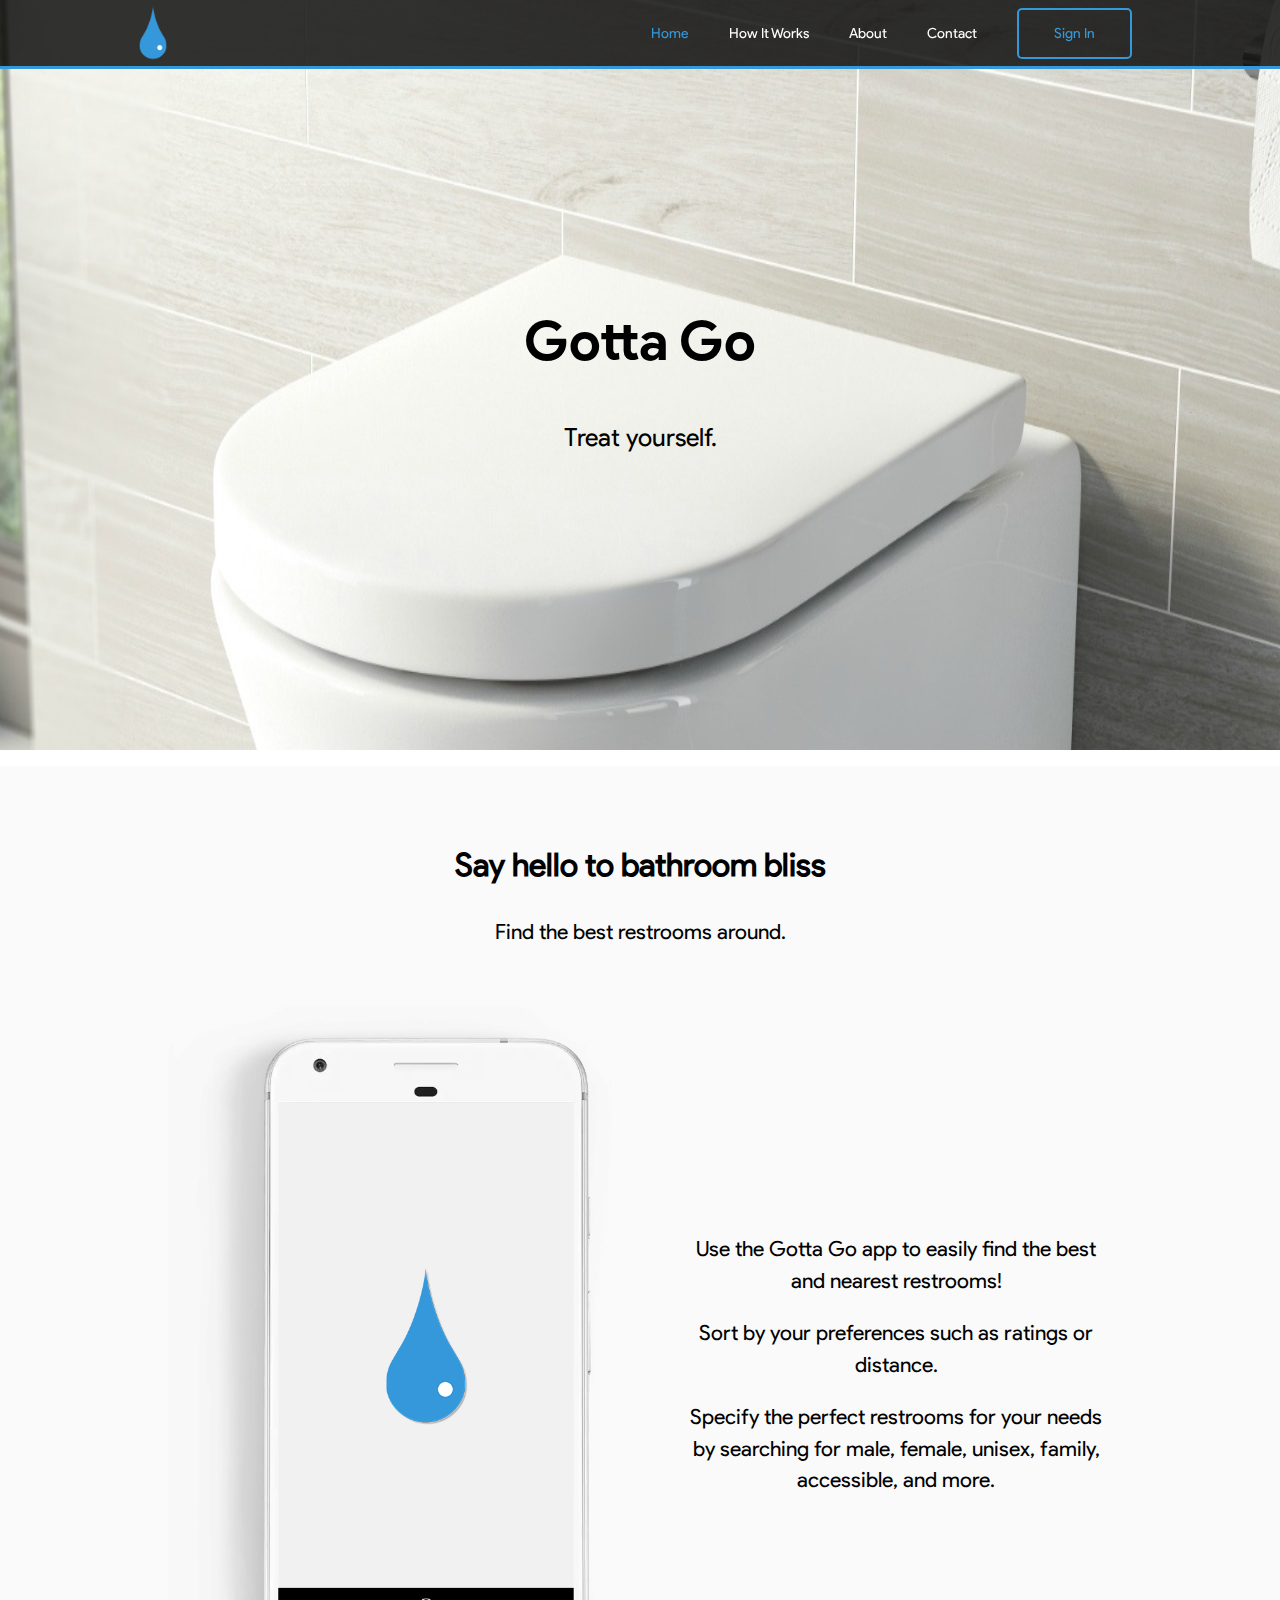
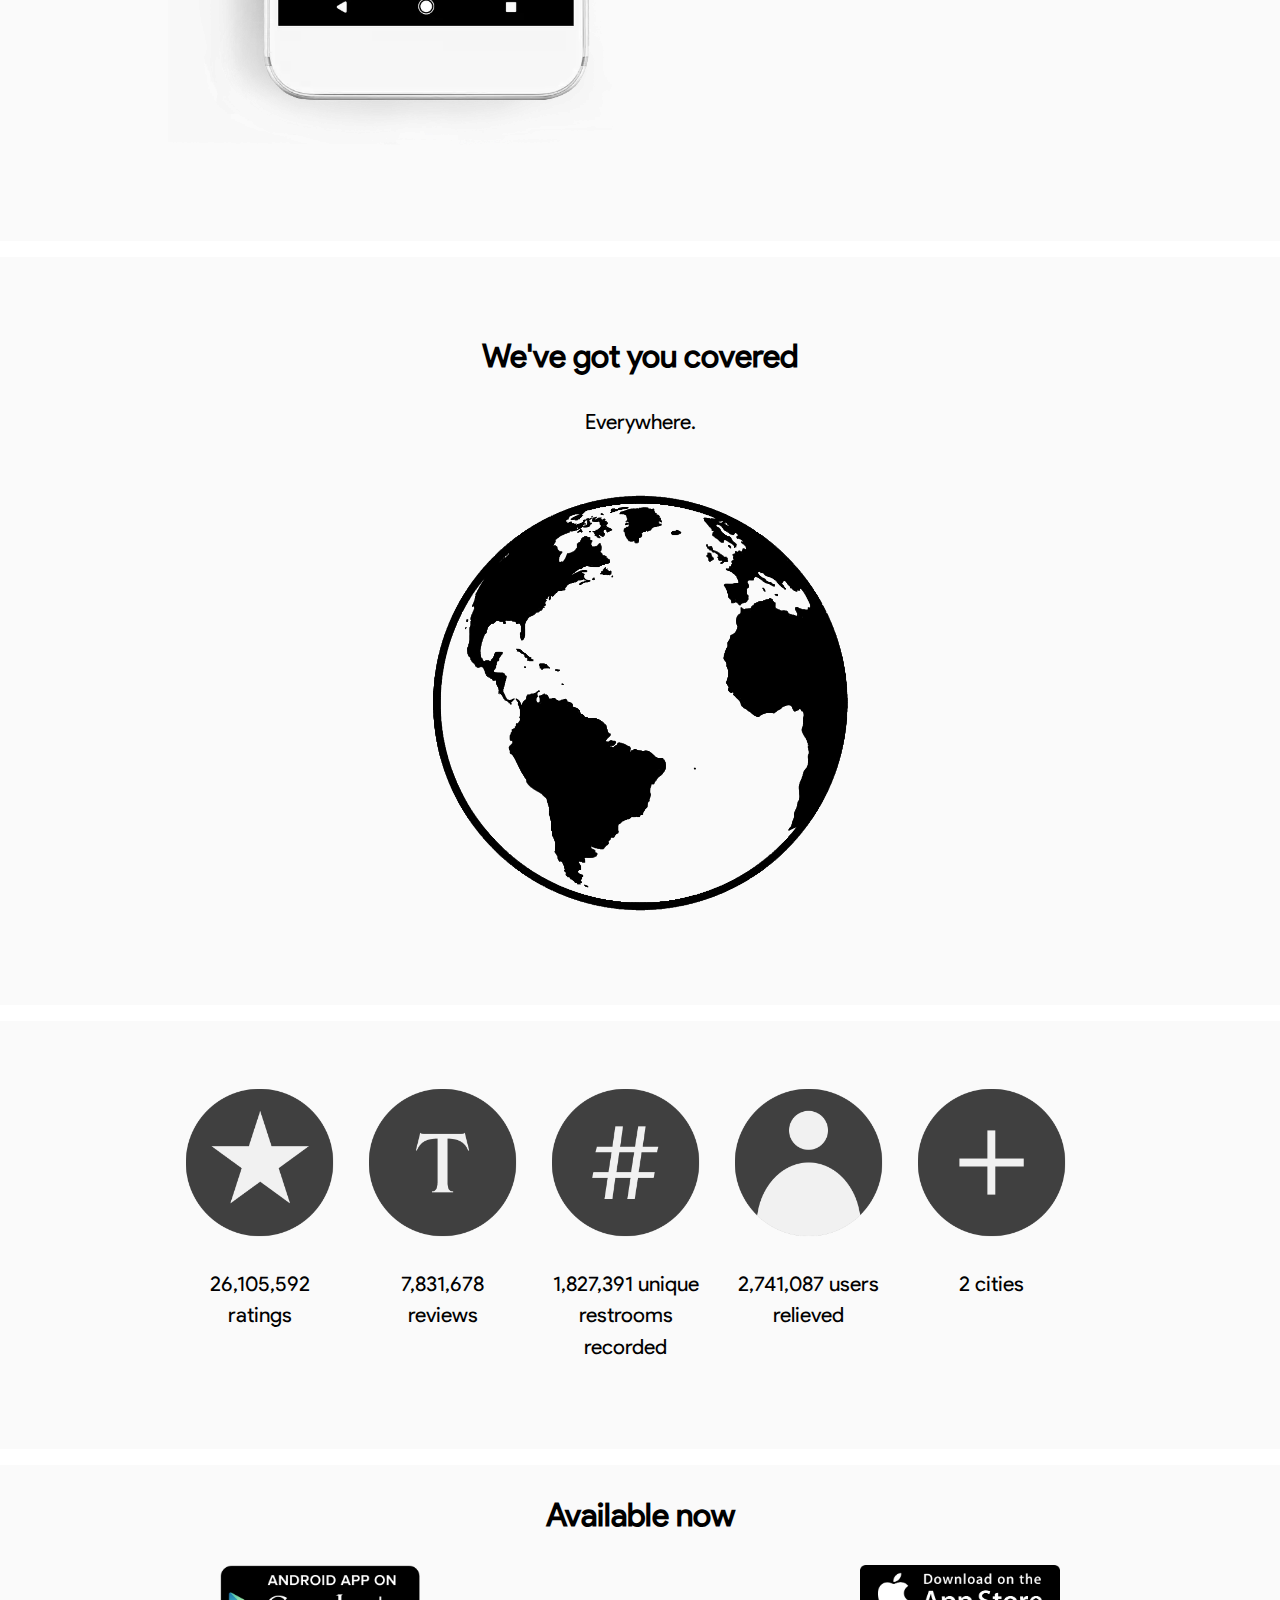
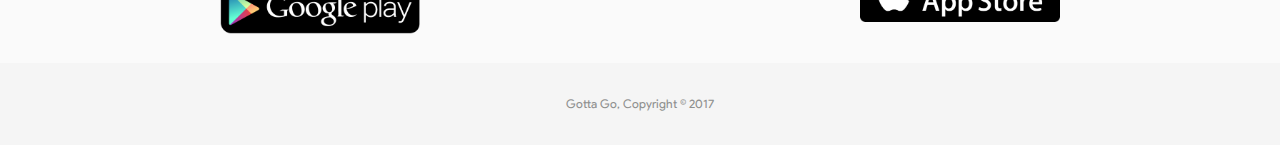
<file: index.html>
<!DOCTYPE HTML>

<html>
	<head>
		<meta charset="utf-8">
		<meta name="viewport" content="width=device-width">
		
		<meta name="description" content="Gotta Go main page">
		<meta name="keywords" content="Gotta Go">
		<meta name="author" content="Tommy Deng">
		
		<title>Gotta Go</title>

		<link href="./css/style.css" type="text/css" rel="stylesheet">
		<link href="./css/fonts.css" type="text/css" rel="stylesheet">
		<script src="./js/jquery-3.2.1.min.js"></script>
		<script src="./js/scripts.js" type="text/javascript"></script>
		<script src="./js/stat_counter.js" type="text/javascript"></script>
		<script src="./js/rollover.js" type="text/javascript"></script>
	</head>
	
	<body>
		<header></header>

		<section id="showcase">
			<div class="container">
				<h1>Gotta Go</h1>
				<p>Treat yourself.</p>
			</div>
		</section>

		<section id="break"></section>

		<section id="overview">
			<div class="container">
				<h2>Say hello to bathroom bliss</h2>
				<p>Find the best restrooms around.</p>

				<div class="column_double">
					<div class="rollover">
						<div style="width:500px">
							<img class="main" src="./img/phone.png" style="width:500px">
							<img class="overlay" src="./img/usage.png" style="width:500px">
						</div>
					</div>
				</div>

				<div class="column_double" style="transform:translateY(80%);">
					<!--<h3>Find the best restrooms around</h3>-->
						<ul>
							<p>Use the Gotta Go app to easily find the best and nearest restrooms!</p>
							<p>Sort by your preferences such as ratings or distance.</p>
							<p>Specify the perfect restrooms for your needs by searching for male, female, unisex, family, accessible, and more.</p>
						</ul>
				</div>			
				
			</div>
		</section>

		<section id="break"></section>
		
		<div class="container center" style="padding:50px">
			<h2>We've got you covered</h2>
			<p>Everywhere.</p>

			<img src="./img/earth.png" style="width: 100%; max-width:500px">
		</div>
		
		<section id="break"></section>

		<section id="stats">
			<div class="container">
				<div class=column_quintuple>
					<img src="./img/star.png" style="width:100%; max-width:500px">
					<p id="ratings">1,000,000 ratings</p>
				</div>

				<div class=column_quintuple>
					<img src="./img/reviews.png" style="width: 100%; max-width:500px">
					<p id="reviews">250,000 reviews</p>
				</div>

				<div class=column_quintuple>
					<img src="./img/recorded.png" style="width: 100%; max-width:500px">
					<p id="restrooms">50,000 unique restrooms recorded</p>
				</div>

				<div class=column_quintuple>
					<img src="./img/user.png" style="width: 100%; max-width:500px">
					<p id="users"> 35,000 users relieved</p>
				</div>

				<div class=column_quintuple>
					<img src="./img/plus.png" style="width: 100%; max-width:500px">
					<p id="cities">1,000 cities</p>
				</div>
			</div>
		</section>

		<section id="break"></section>
		
		<footer></footer>
	</body>
</html>
</file>
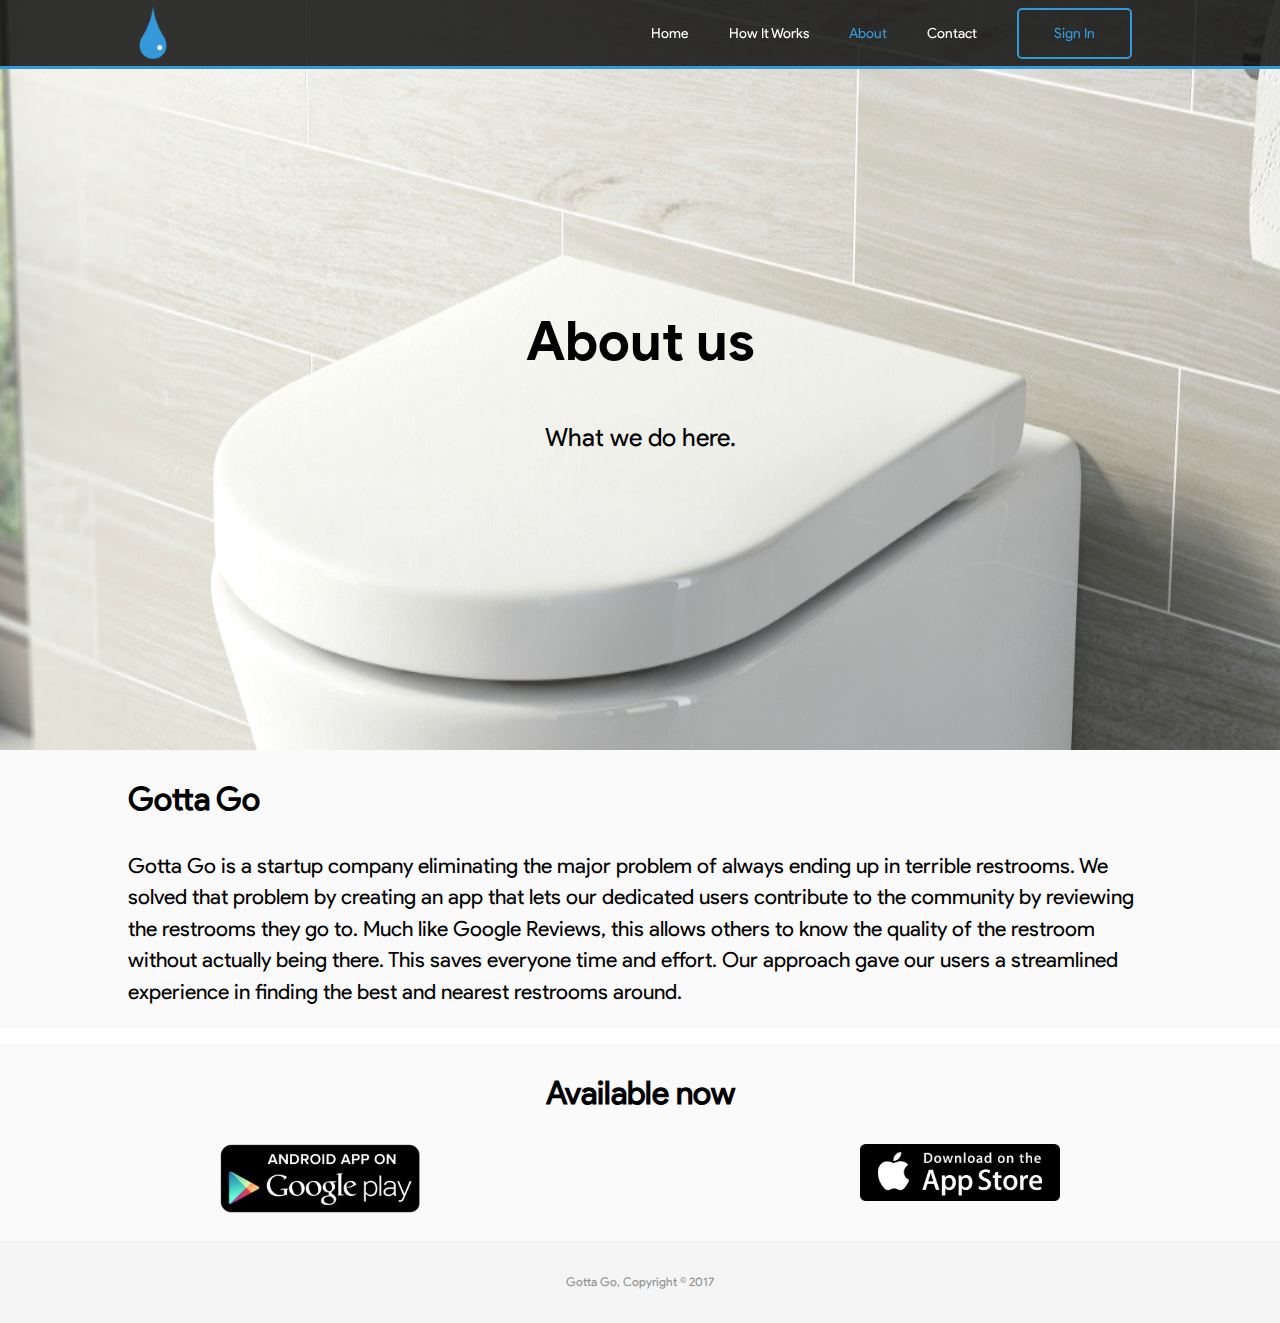
<file: about.html>
<!DOCTYPE HTML>

<html>
	<head>
		<meta charset="utf-8">
		<meta name="viewport" content="width=device-width">
		
		<meta name="description" content="Gotta Go about page">
		<meta name="keywords" content="">
		<meta name="author" content="Tommy Deng">
		
		<title>About - Gotta Go</title>

		<link href="./css/style.css" type="text/css" rel="stylesheet">
		<link href="./css/fonts.css" type="text/css" rel="stylesheet">
		<script src="./js/jquery-3.2.1.min.js"></script>
		<script src="./js/scripts.js" type="text/javascript"></script>
		
	</head>
	
	<body>
		<header></header>
		
		<section id="showcase">
			<div class="container">
				<h1>About us</h1>
				<p>What we do here.</p>
			</div>
		</section>
		
		<section id="about">
			<div class="container">
				<h2>Gotta Go</h2>
				<p>Gotta Go is a startup company eliminating the major problem of always
                    ending up in terrible restrooms. We solved that problem by creating
                    an app that lets our dedicated users contribute to the community by
                    reviewing the restrooms they go to. Much like Google Reviews, this
                    allows others to know the quality of the restroom without actually
                    being there. This saves everyone time and effort. Our approach gave
                    our users a streamlined experience in finding the best and nearest
                    restrooms around.
                </p>
			</div>

		</section>

		<section id="break"></section>
		
		<footer></footer>
	</body>
</html>
</file>
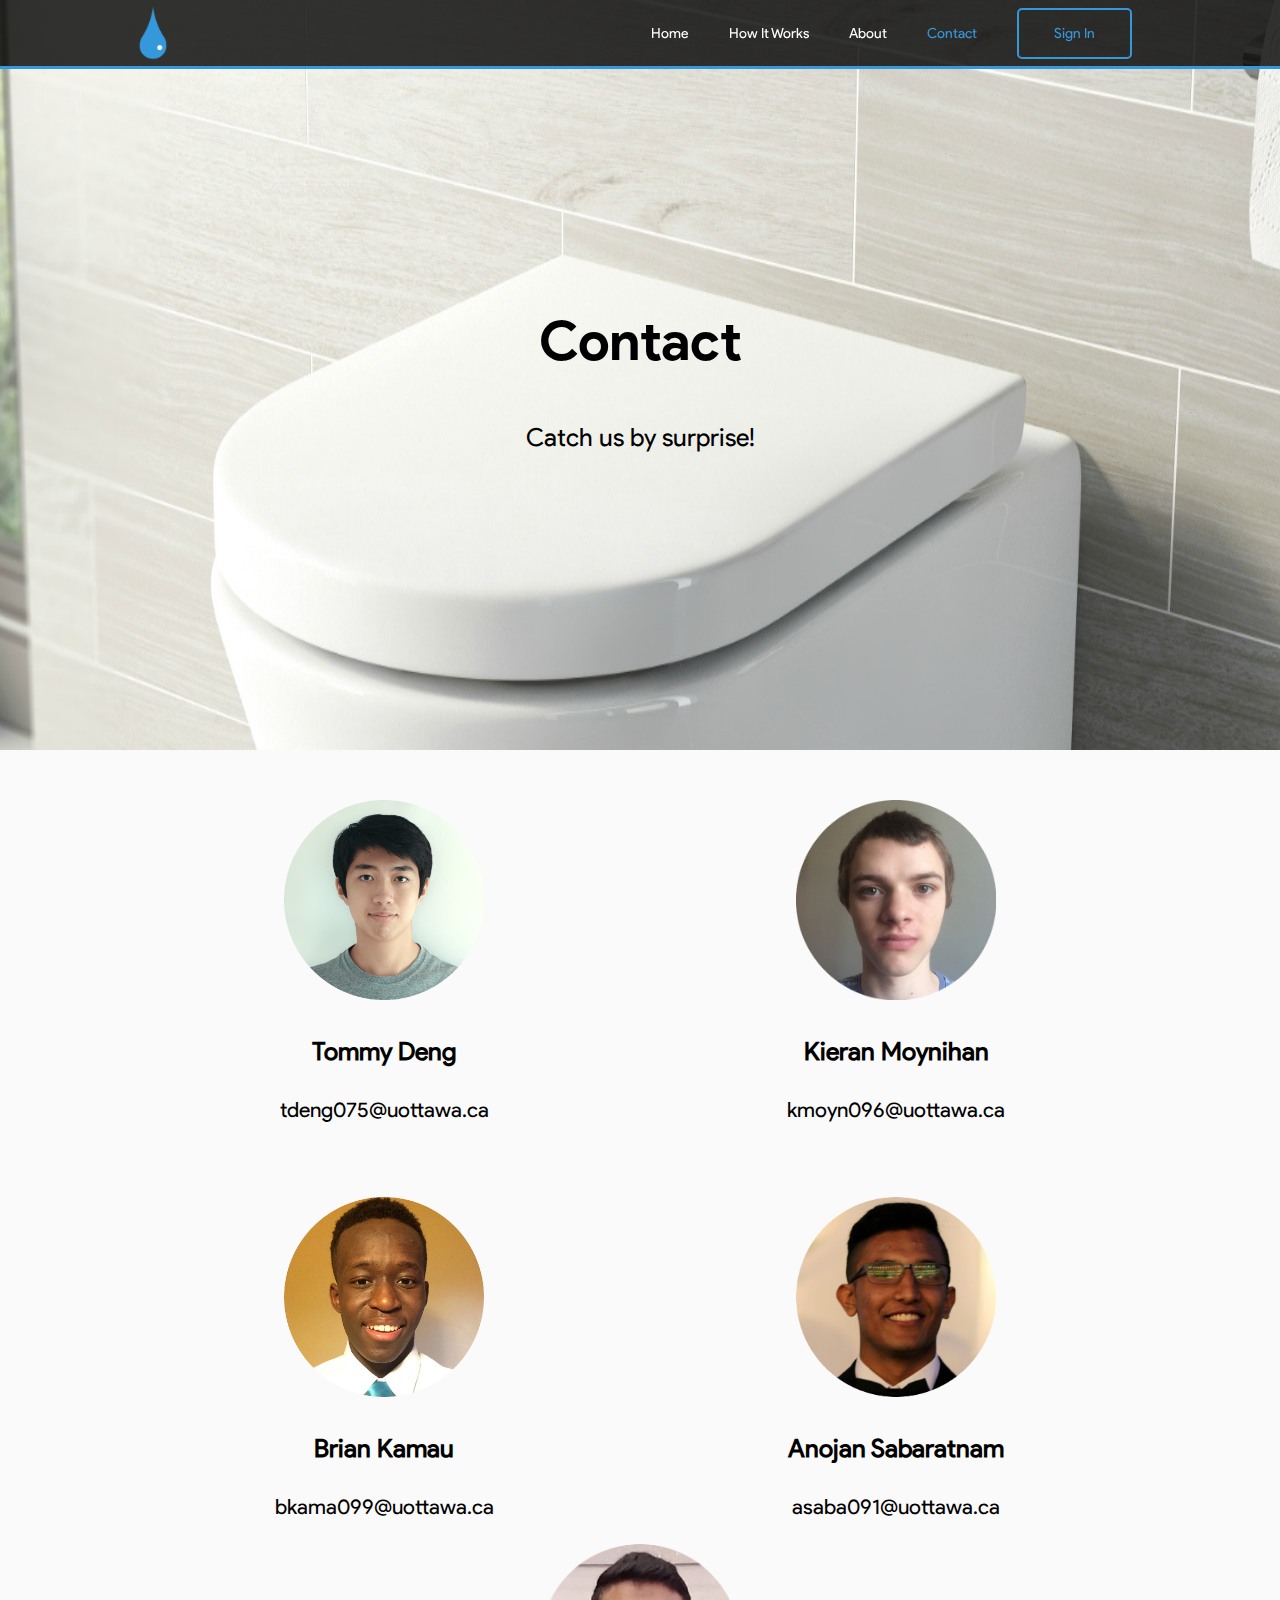
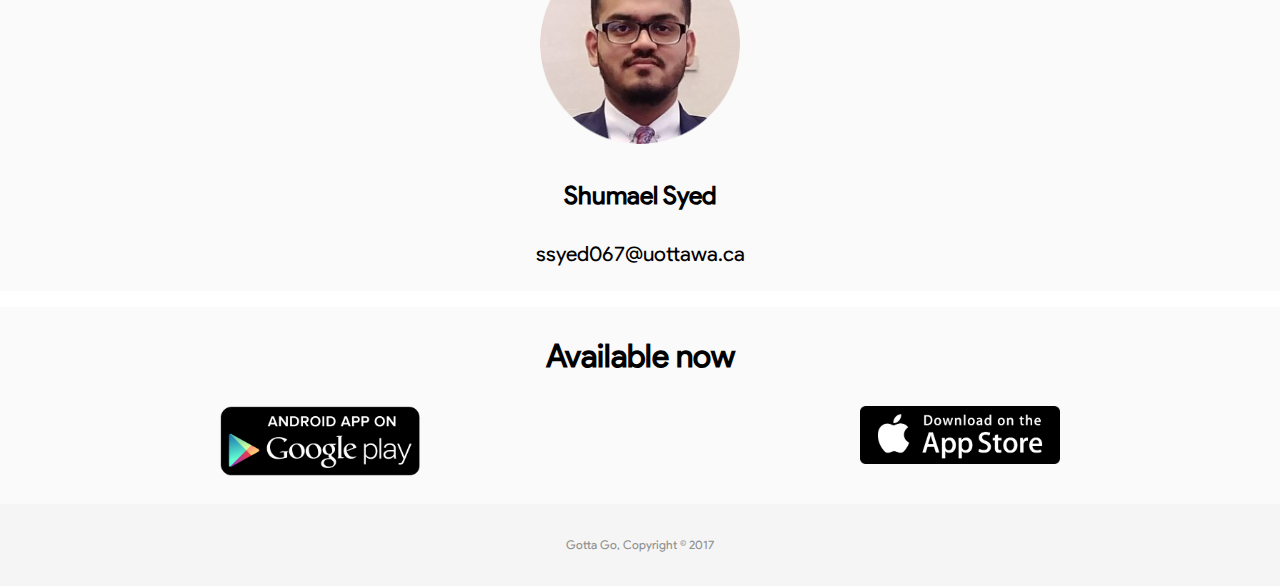
<file: contact.html>
<!DOCTYPE HTML>

<html>
	<head>
		<meta charset="utf-8">
		<meta name="viewport" content="width=device-width">
		
		<meta name="description" content="Gotta Go contact page">
		<meta name="keywords" content="">
		<meta name="author" content="Tommy Deng">
		
		<title>Contact - Gotta Go</title>

		<link href="./css/style.css" type="text/css" rel="stylesheet">
		<link href="./css/fonts.css" type="text/css" rel="stylesheet">
		<script src="./js/jquery-3.2.1.min.js"></script>
		<script src="./js/scripts.js" type="text/javascript"></script>
		
	</head>
	
	<body>
		<header></header>

		<section id="showcase">
			<div class="container">
				<h1>Contact</h1>
				<p>Catch us by surprise!</p>
			</div>
		</section>
		
		<section id="contact" class="container" class="center">
			<div class="container" style="width:100%">
				<div class="column_double">
					<div class="center" style="padding:50px">
						<img src="./img/contact/tommy.png" style="width:200px">
						<h3>Tommy Deng</h3>
						<p>tdeng075@uottawa.ca</p>
					</div>
				</div>
				
				<div class="column_double">
					<div class="center" style="padding:50px">
						<img src="./img/contact/kieran.png" style="width:200px">
						<h3>Kieran Moynihan</h3>
						<p>kmoyn096@uottawa.ca</p>
					</div>
				</div>	
				
				<div class="column_double">
					<div class="center">
						<img src="./img/contact/brian.png" style="width:200px">
						<h3>Brian Kamau</h3>
						<p>bkama099@uottawa.ca</p>
					</div>
				</div>
				
				<div class="column_double">
					<div class="center">
						<img src="./img/contact/anojan.png" style="width:200px">
						<h3>Anojan Sabaratnam</h3>
						<p>asaba091@uottawa.ca</p>
					</div>
				</div>
				
				<div class="center">
					<img src="./img/contact/shumael.png" style="width:200px">
					<h3>Shumael Syed</h3>
					<p>ssyed067@uottawa.ca</p>
				</div>
			</div>
		</section>

		<section id="break"></section>
		
		<footer></footer>
	</body>
</html>
</file>
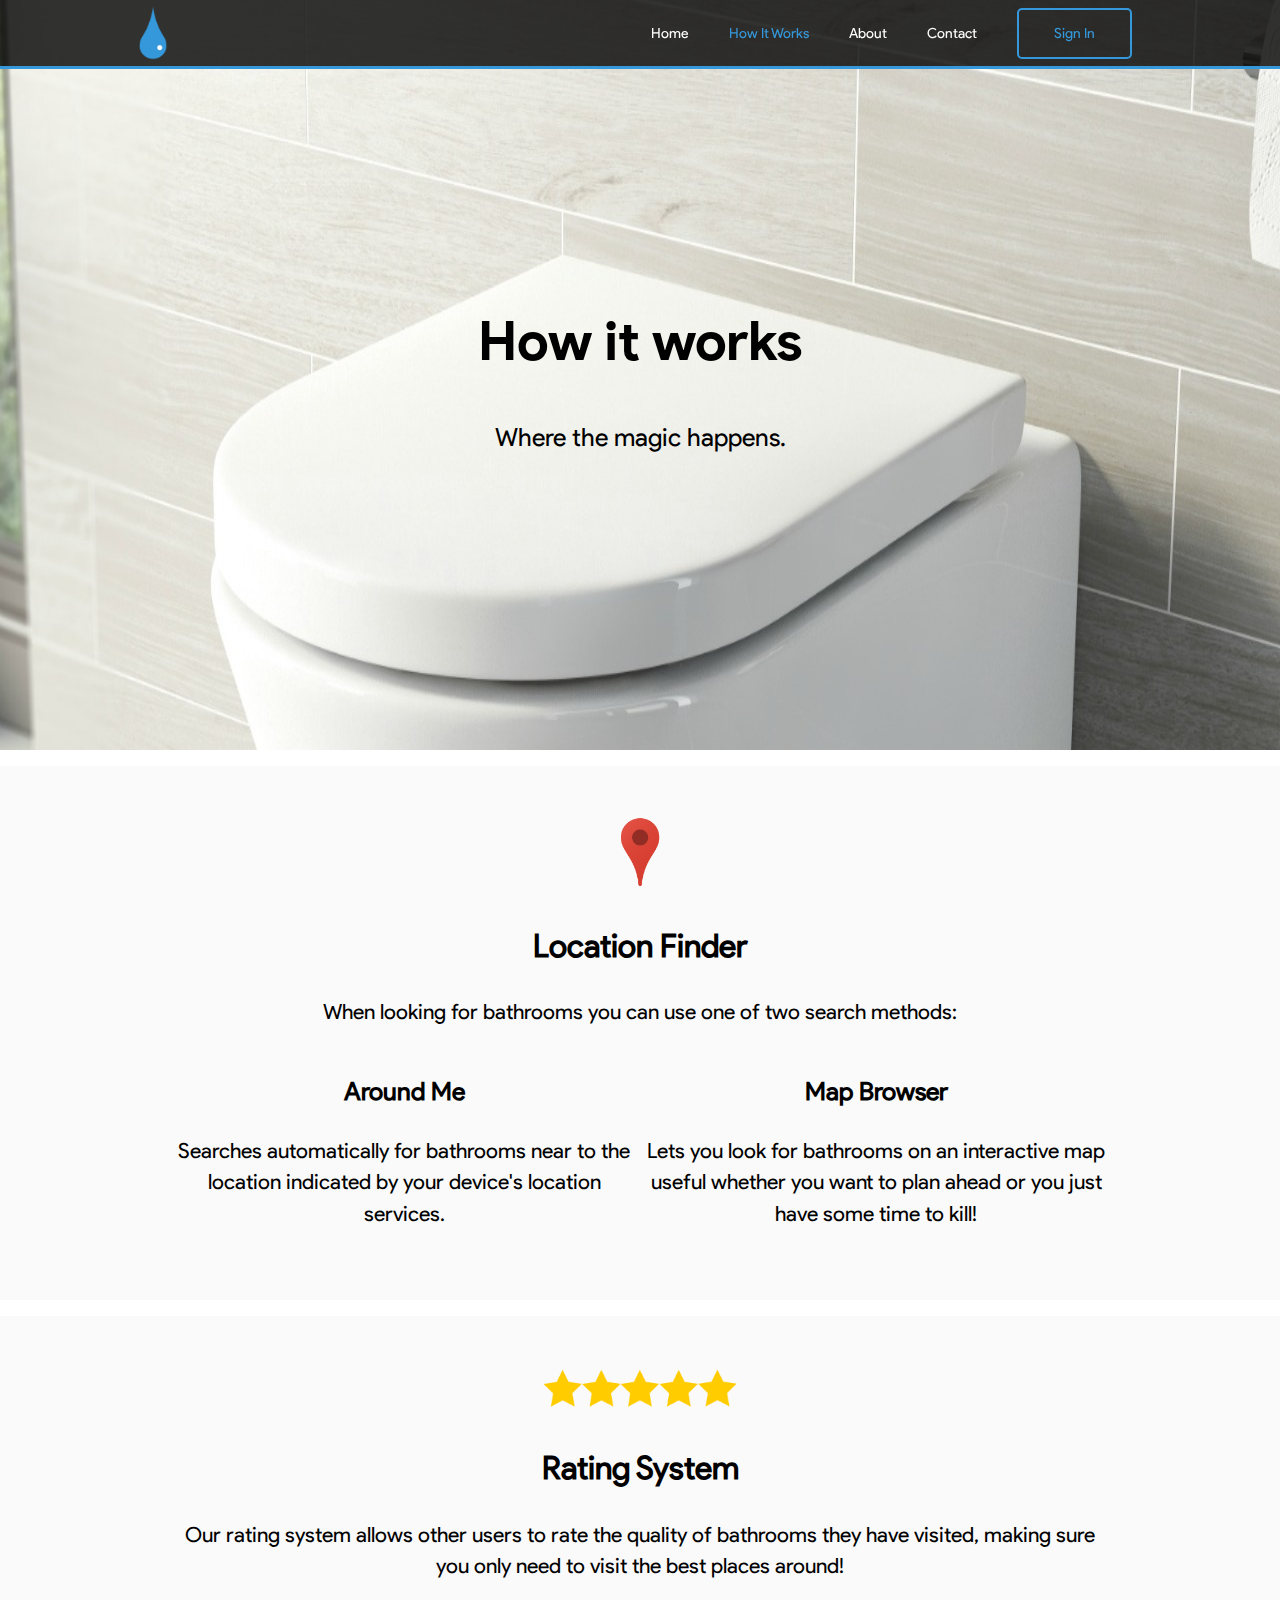
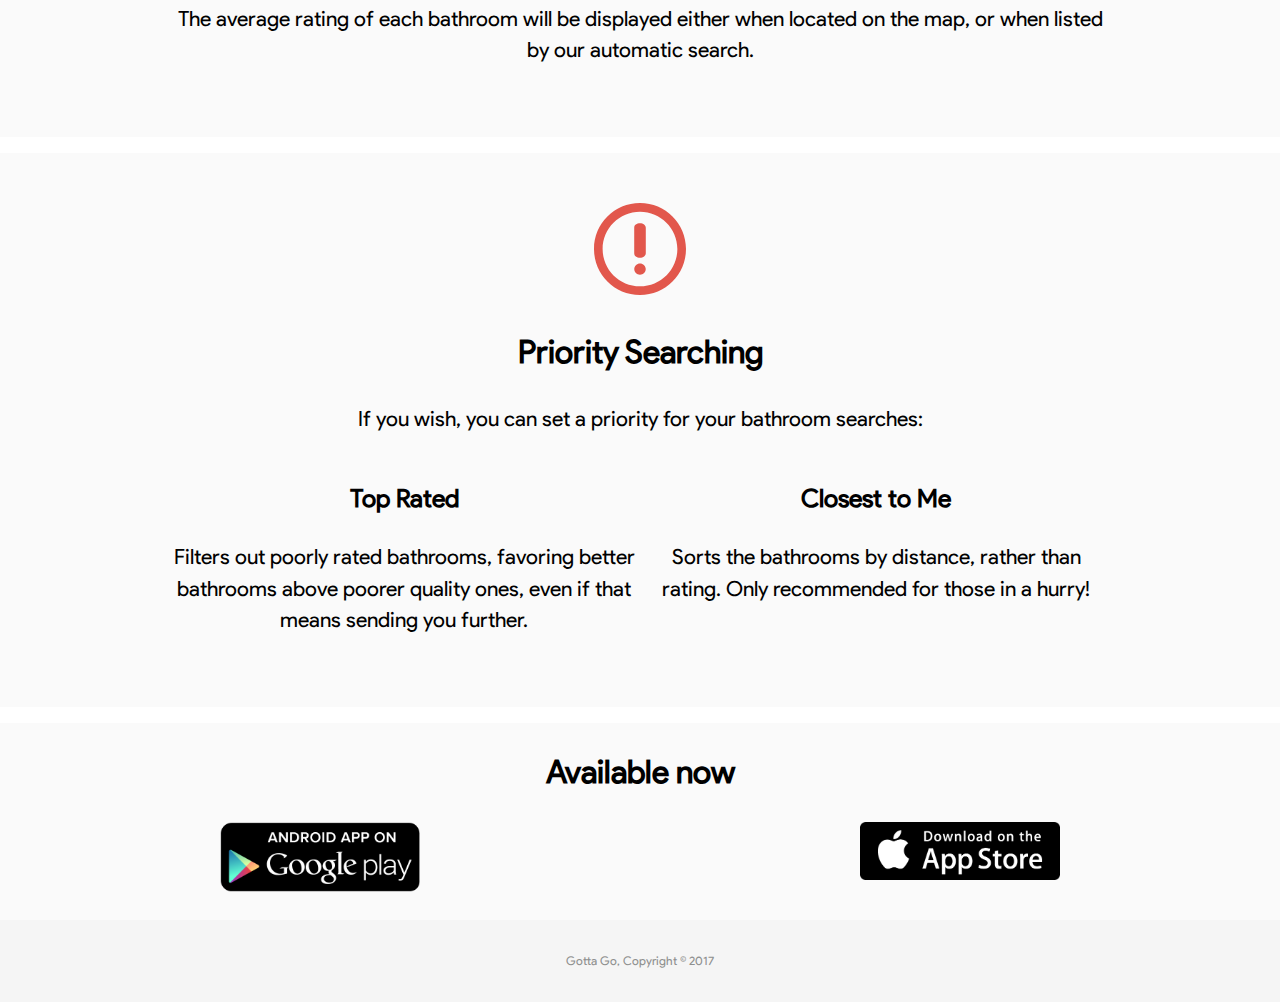
<file: desc.html>
<!DOCTYPE HTML>

<html>
	<head>
		<meta charset="utf-8">
		<meta name="viewport" content="width=device-width">
		
		<meta name="description" content="Gotta Go desciption page">
		<meta name="keywords" content="">
		
		<title>Description - Gotta Go</title>

		<link href="./css/style.css" type="text/css" rel="stylesheet">
		<link href="./css/fonts.css" type="text/css" rel="stylesheet">
		<script src="./js/jquery-3.2.1.min.js"></script>
		<script src="./js/scripts.js" type="text/javascript"></script>
	</head>

	<body>
		<header></header>

		<section id="showcase">
			<div class="container">
				<h1>How it works</h1>
				<p>Where the magic happens.</p>
			</div>
		</section>

		<section id="break"></section>

		<section id="overview">
			<div class="container">
				<div>
					<img src="./img/red_pin.png" style="width:72px" alt="Location Pin" align="bottom">
					<h2>Location Finder</h2>
					<p>When looking for bathrooms you can use one of two search methods:</p>
				</div>

				<div class="column_double">
					<h3>Around Me</h3>
					<p>Searches automatically for bathrooms near to the location indicated by your device's location services.</p>
				</div>
				
				<div class="column_double">
					<h3>Map Browser</h3>
					<p>Lets you look for bathrooms on an interactive map useful whether you want to plan ahead or you just have some time to kill!</p>
				</div>
			</div>
		</section>

		<section id="break"></section>
		
		<section id="overview">
			<div class="container">
				<img src="./img/rating.png" style="width:200px" alt="5 star rating" align="bottom">
				<h2>Rating System</h2>
				<p>Our rating system allows other users to rate the quality of bathrooms they have visited, making sure you only need to visit the best places around!</p>
				<p>The average rating of each bathroom will be displayed either when located on the map, or when listed by our automatic search.</p>
			</div>
		</section>
		
		<section id="break"></section>
		
		<section id="overview">
			<div class="container">
				<div>
					<img src="./img/urgent.svg" style="width:92px" alt="urgent" align="bottom">
					<h2>Priority Searching</h2>
					<p>If you wish, you can set a priority for your bathroom searches:</p>
				</div>

				<div class="column_double">
					<h3>Top Rated</h3>
					<p>Filters out poorly rated bathrooms, favoring better bathrooms above poorer quality ones, even if that means sending you further.</p>
				</div>

				<div class="column_double">
					<h3>Closest to Me</h3>
					<p>Sorts the bathrooms by distance, rather than rating. Only recommended for those in a hurry!</p>
				</div>
			</div>
		</section>

		<section id="break"></section>
		
		<footer></footer>
	</body>
</html>
</file>
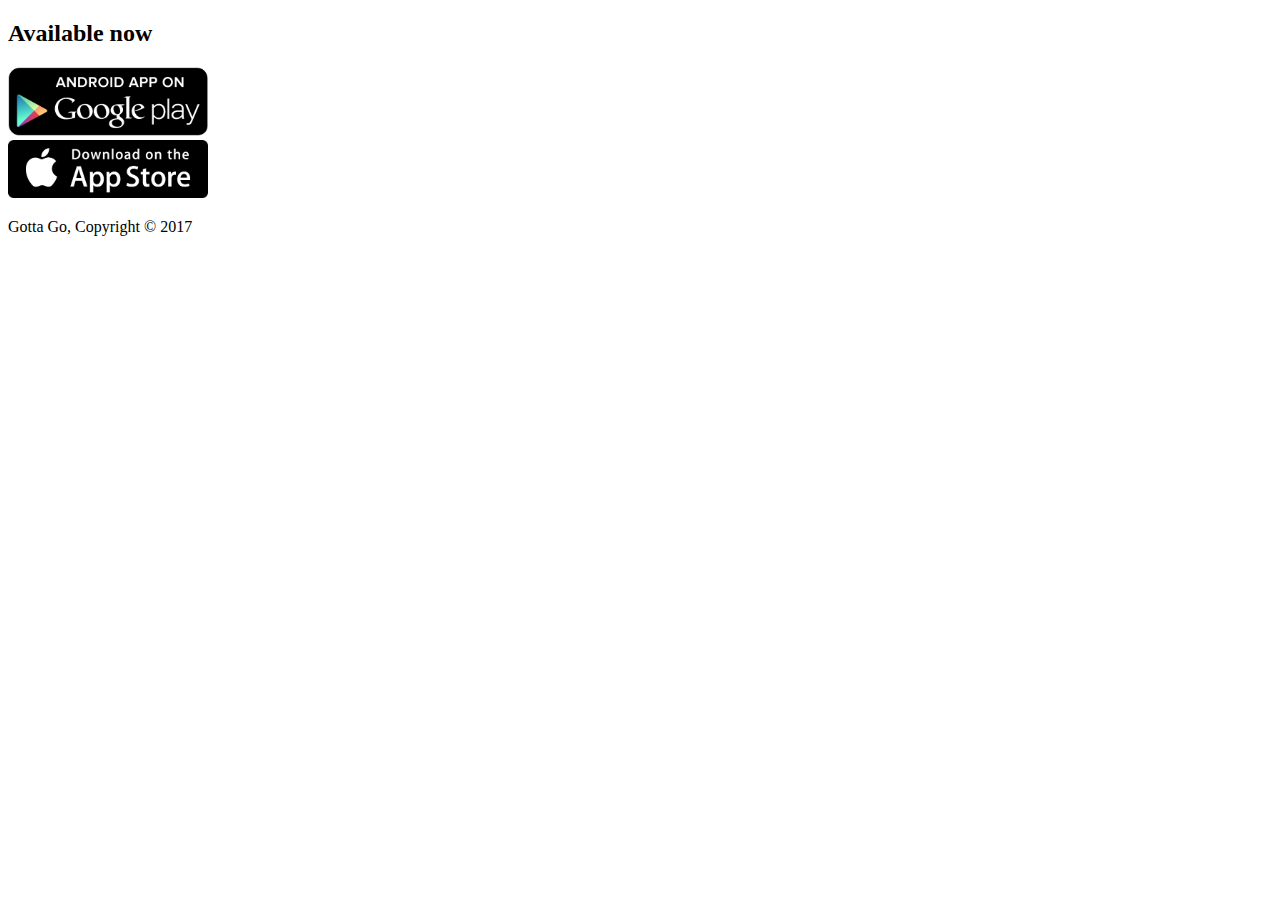
<file: footer.html>
<!DOCTYPE HTML>

<html>
	<body>
		<div id="available" class="container" style="width: 100%">
			<div class="container">
				<h2>Available now</h2>
			</div>

			<a href="https://play.google.com/store">
				<div class="column_double">
					<img src="./img/google_play.png" style="width:200px"></img>
				</div>
			</a>

			<a href="https://www.apple.com/ca/ios/app-store/">
				<div class="column_double">
					<img src="./img/app_store.png" style="width:200px"></img>
				</div>
			</a>
		</div>
		
		<div id="footer">
			<p>Gotta Go, Copyright &copy; 2017</p>
		</div>
	</body>
</html>
</file>
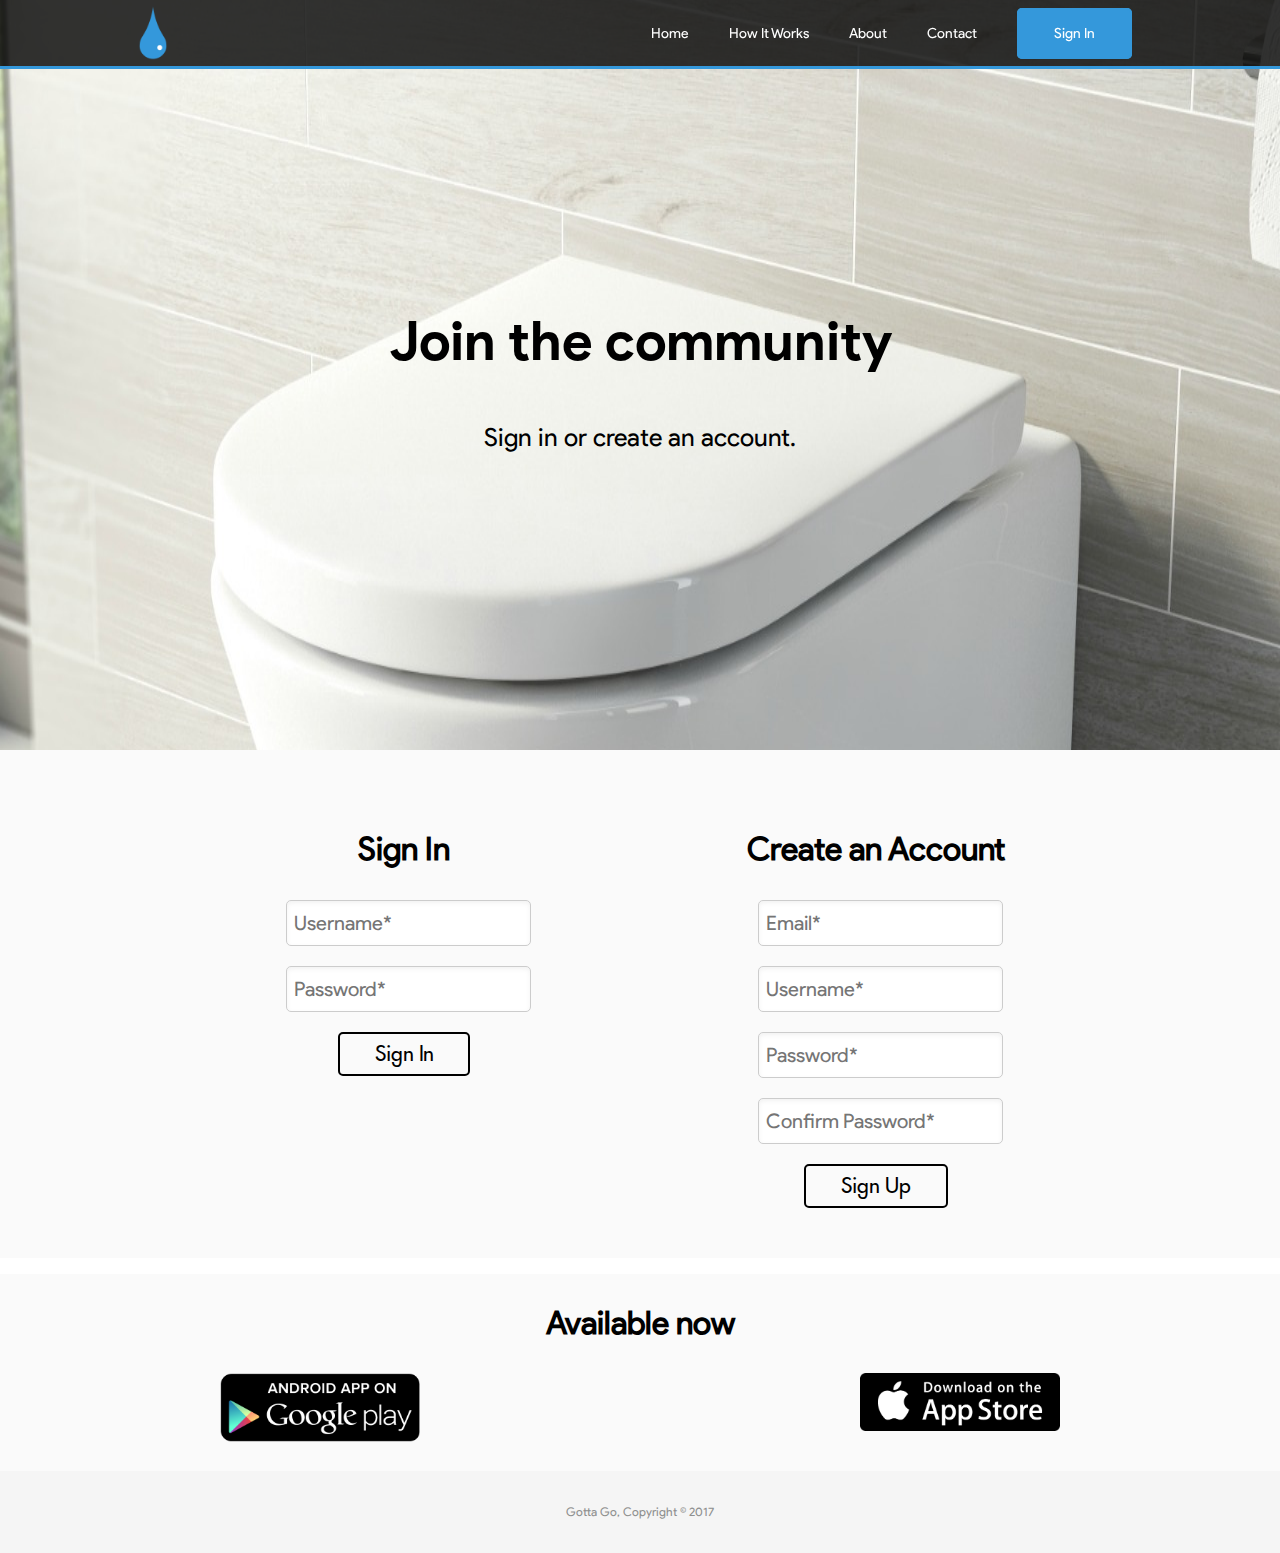
<file: signin.html>
<!DOCTYPE HTML>

<html>
	<head>
		<meta charset="utf-8">
		<meta name="viewport" content="width=device-width">
		
		<meta name="description" content="Gotta Go signin page">
		<meta name="keywords" content="">
		<meta name="author" content="Tommy Deng">
		
		<title>Sign In - Gotta Go</title>

		<link href="./css/style.css" type="text/css" rel="stylesheet">
		<link href="./css/fonts.css" type="text/css" rel="stylesheet">
		<link href="./css/signin.css" type="text/css" rel="stylesheet">
		<script src="./js/jquery-3.2.1.min.js"></script>
		<script src="./js/scripts.js" type="text/javascript"></script>
		
	</head>
	
	<body>
		<header></header>

		<section id="showcase">
			<div class="container">
				<h1>Join the community</h1>
				<p>Sign in or create an account.</p>
			</div>
		</section>

		<section id="signin">
			<div class="container">
				<div class="column_double">
					<h2>Sign In</h2>
					
					<form action="#">
						<input type="text" placeholder="Username*"><br>
						<input type="password" placeholder="Password*"><br>
						<input type="submit" value="Sign In">
					</form>
				</div>
				<div class="column_double" style="text-align: center">
					<h2>Create an Account</h2>

					<form action="#">
						<input type="text" placeholder="Email*"><br>
						<input type="text" placeholder="Username*"><br>
						<input type="password" placeholder="Password*"><br>
						<input type="password" placeholder="Confirm Password*"><br>
						<input type="submit" value="Sign Up">
					</form>
				</div>

			</div>
		</section>

		<section id="break"></section>
		
		<footer></footer>
	</body>
</html>
</file>
<file: css/style.css>
body{
    font-family: "Product sans";
    font-size: 21px;
    line-height: 1.5;

    padding: 0;
    margin: 0;
    background-color: #fafafa;
}

/* Global */
.container{
    width: 80%;
    height: 100%;
    margin: auto;
    overflow: hidden;
}

.column_double{
    float: left;
    width: 50%;
}

.column_triple{
    float: left;
    width: 33%;
}

.column_quintuple{
    float: left;
    width: 16%;
    padding: 16px;
}

.column_double_store{
    float: left;
    width: 50%;
}

.center{
    text-align: center;
}

.button_bordered{
    padding: 15px 35px;
    border-radius: 5px;
    background: rgba(0, 0, 0, 0);
    border: 2px solid #000000;
    text-align: center;
    text-decoration: none;
    color: #000000;
}

header ul{
    margin: 0;
    padding: 0;
}

/* Header */
header{
	z-index: 1;
    font-family: "Product Sans";
    background: rgba(0,0,0,0.8);
    color: #ffffff;
    padding-top: 5px;
    border-bottom: #3498db 3px solid;
    position: fixed;
    width: 100%;
}

header a{
    color: #ffffff;
    text-decoration: none;
    /*text-transform: uppercase;*/
    font-size: 14px;
    transition: color 0.3s, background 0.3s;
}

header li{
    float: left;
    display: inline;
    padding: 0 20px 0 20px;
}

header #branding{
    float: left;
}

header #branding h1{
    margin: 0;
}

header nav{
    float: right;
    margin-top: 10px;
}

header a:hover{
    color: #3498db;
    /*font-weight: bold;*/
}

header a.current{
	color: #3498db;
}

header a.button_bordered{
    border-color: #3498db;
    color: #3498db;
}

header a.current_si{
    background: #3498db;
    color: #ffffff;
}

header a.button_bordered:hover{
    background: #3498db;
    color: #ffffff;
}

/* Showcase */
#showcase{
    height: 750px;
    background: url('../img/banner.jpg') no-repeat 0 -50px;
    background-size: 125% 150%;
    text-align: center;
    color: #000000;
}

#showcase h1{
    font-family: "Product sans bold";
    font-size: 55px;
    margin-top: 300px;
}

#showcase p{
    font-size: 25px;
}

#break{
    padding: 8px;
    color: #ffffff;
    background: #ffffff;
}

#break h1{
    float: left;
    height: 12px;
}

#overview{
    text-align: center;
    padding: 50px;
}

#stats{
    text-align: center;
    padding: 50px; 
}

#list{
    text-align: left;
    padding: 50px;
}

#current{
    color: #3498db;
}

div.rollover {
	position: relative;
}

img.main {
	position: absolute;
	left: 0;
	top: 0;
    z-index: 0;
}
	
img.usage {
	position: absolute;
	left: 0;
	top: 0;
}

#available{
	text-align: center;
	width: 60%;
}

#footer{
    padding: 20px;
    margin-top: 20px;
    font-size: 12px;
    color: #8f908f;
    background-color: #f5f5f5;
    text-align: center;
}
</file>
<file: css/fonts.css>
/* Fonts */
@font-face {
    font-family: "Product sans";
    src: url("../fonts/Product Sans Regular.ttf") format('truetype');
    font-weight: normal;
    font-style: normal;
}

@font-face {
    font-family: "Product sans bold";
    src: url("../fonts/Product Sans Bold.ttf") format('truetype');
    font-weight: normal;
    font-style: normal;
}

@font-face {
    font-family: "Futura";
    src: url("../fonts/FuturaLT.ttf") format('truetype');
    font-weight: normal;
    font-style: normal;
}

@font-face {
    font-family: "Helvetica";
    src: url("../fonts/HelveticaLTStd-Roman.otf") format('opentype');
    font-weight: normal;
    font-style: normal;
}

@font-face {
    font-family: "HelveticaBold";
    src: url("../fonts/HelveticaLTStd-Bold.otf") format('opentype');
    font-weight: normal;
    font-style: normal;
}

@font-face {
    font-family: "HelveticaLight";
    src: url("../fonts/HelveticaLTStd-Light.otf") format('opentype');
    font-weight: normal;
    font-style: normal;
}

@font-face {
    font-family: "Playfair";
    src: url("../fonts/PlayfairDisplay-Regular.ttf") format('truetype');
    font-weight: normal;
    font-style: normal;
}

@font-face {
    font-family: "Din";
    src: url("../fonts/DINRegular.ttf") format('truetype');
    font-weight: normal;
    font-style: normal;
}

@font-face {
    font-family: "Roboto";
    src: url("../fonts/Roboto-Regular.ttf") format('truetype');
    font-weight: normal;
    font-style: normal;
}

@font-face {
    font-family: "Raleway";
    src: url("../fonts/Raleway-Regular.ttf") format('truetype');
    font-weight: normal;
    font-style: normal;
}

@font-face {
    font-family: "Lato";
    src: url("../fonts/Lato-Regular.ttf") format('truetype');
    font-weight: normal;
    font-style: normal;
}
</file>
<file: css/signin.css>
input[type=text], input[type=password]{
    font-family: "Product sans";
    padding: 10px 0px;
    padding-left: 7px;
    box-shadow: inset 0 2px 5px #f2f2f2;
    border: 1px solid #cccccc;
    border-radius: 5px;
    font-size: 20px;
    width: 50%;
    margin-left: 25%;
    margin-right: 25%;
    margin-bottom: 20px;
    height: auto;
    line-height: 5px;
    text-align: left;
}

input[type=text]:hover, input[type=password]:hover, input[type=text]:focus, input[type=password]:focus{
    box-shadow: inset 0 2px 5px #808080;
    border-color: #000000;
}

.button_bordered, input[type=submit]{
    padding: 15px 35px;
    border-radius: 5px;
    background: rgba(0, 0, 0, 0);
    border: 2px solid #000000;
    text-align: center;
    text-decoration: none;
    color: #000000;
}

input[type=submit]{
    cursor: pointer;
    font-family: "Futura";
    font-size: 21px;
    line-height: 10px;
}

#signin{
    text-align: center;
    padding: 50px;
}
</file>
